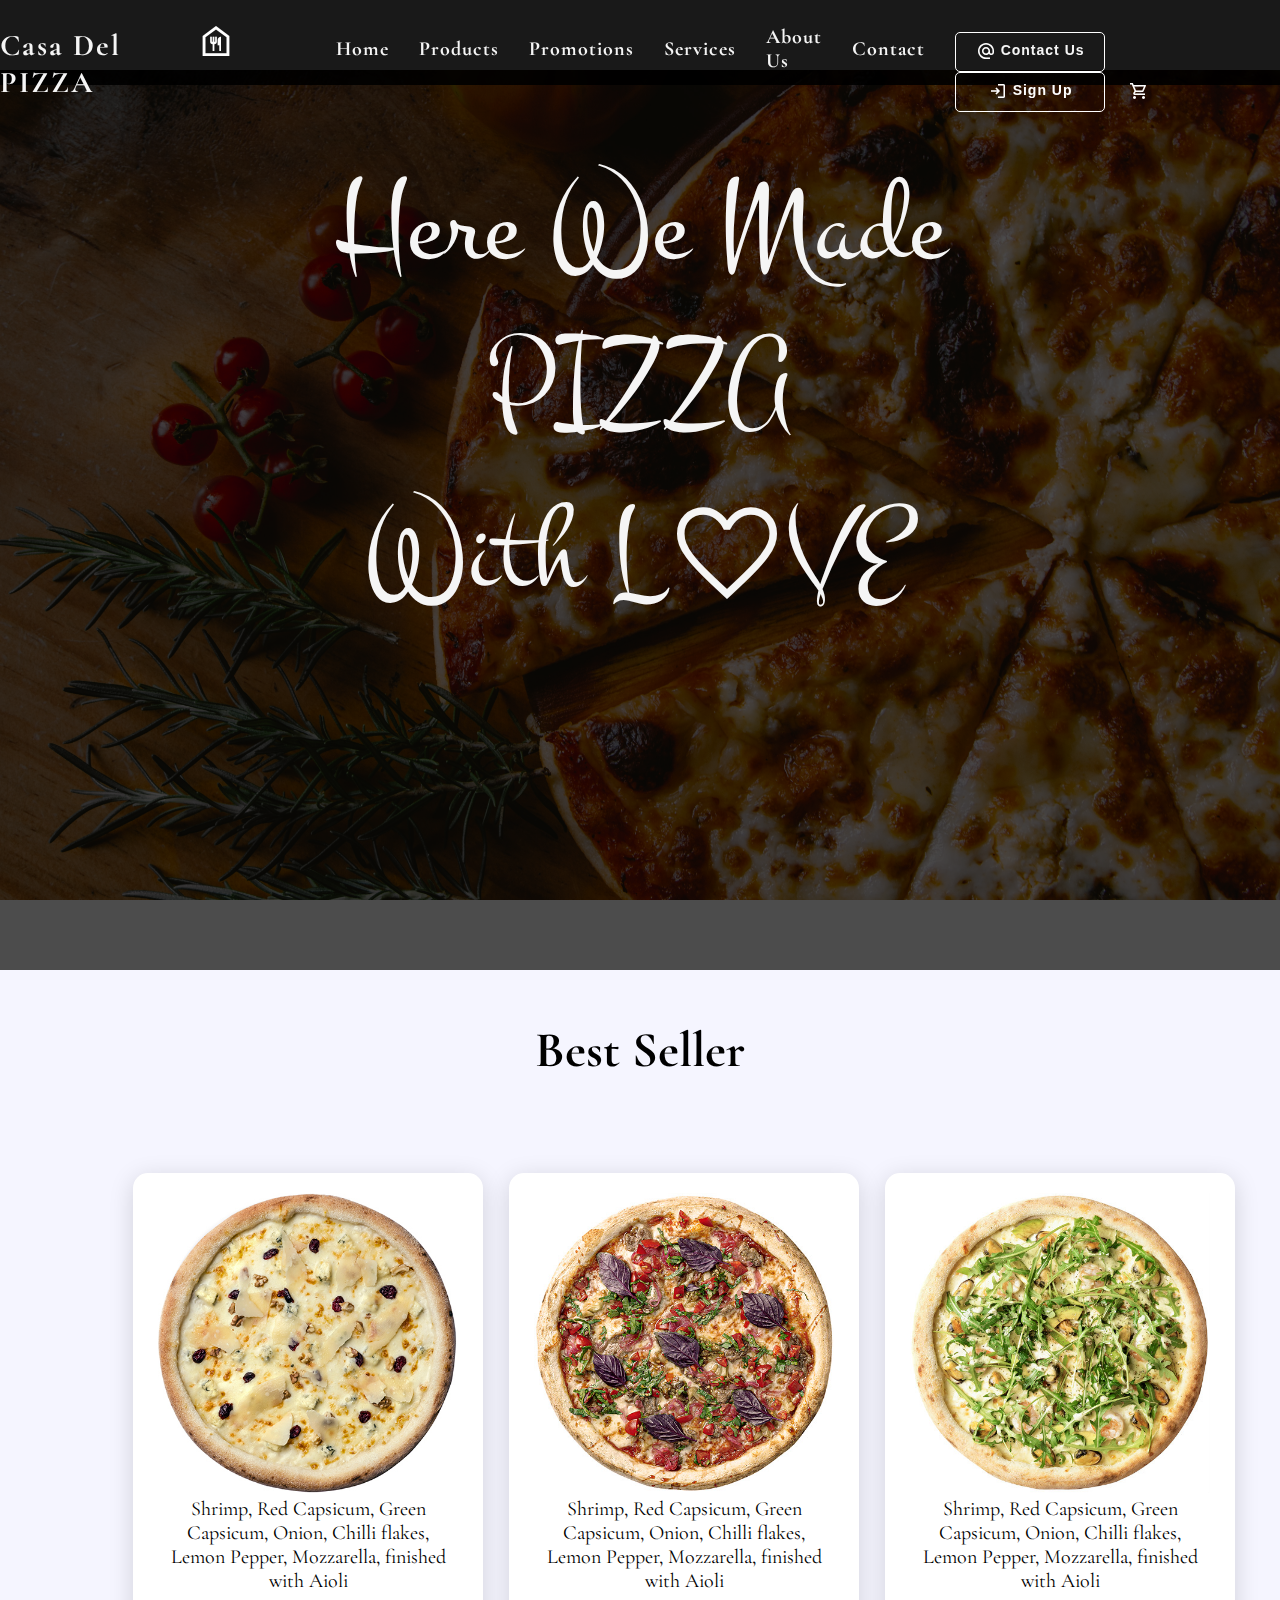
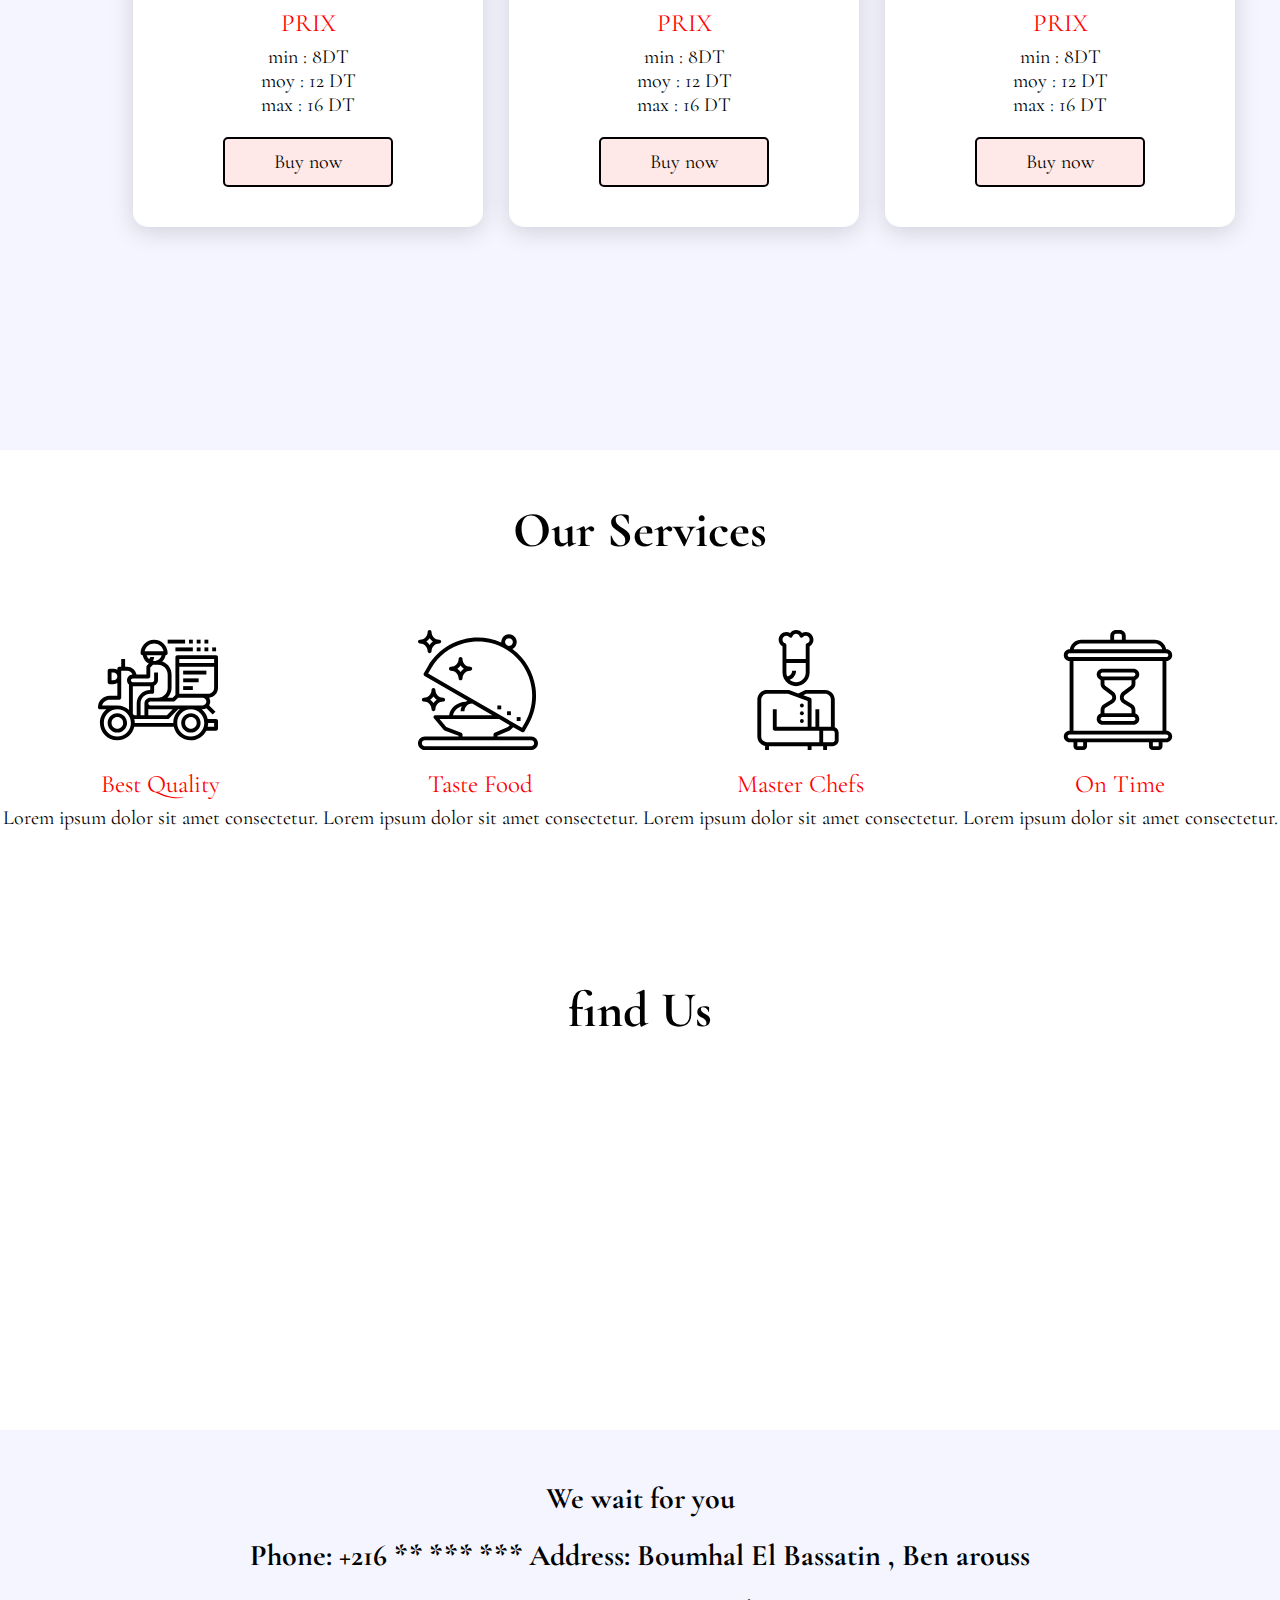
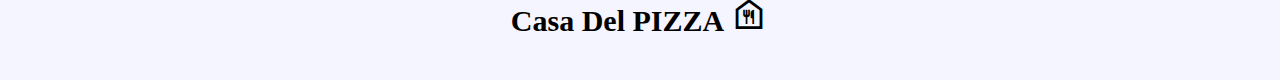
<file: index.html>
<!DOCTYPE html>
<html>
    <head>
        <meta charset="utf-8">
        <meta http-equiv="X-UA-Compatible" content="IE=edge">
        <title></title>
        <meta name="description" content="">
        <meta name="viewport" content="width=device-width, initial-scale=1">
        <link rel="stylesheet" href="index.css">
        <link rel="stylesheet" href="https://fonts.googleapis.com/css2?family=Material+Symbols+Outlined:opsz,wght,FILL,GRAD@20..48,100..700,0..1,-50..200" />
        <link rel="stylesheet" href="https://fonts.googleapis.com/css2?family=Material+Symbols+Outlined:opsz,wght,FILL,GRAD@20..48,100..700,0..1,-50..200" />
    </head>
    <body>
                    <!-- Home page -->
        <section class="header">
                <div class="top">
                    <div class="logo">
                        <p>Casa Del PIZZA</p><span class="material-symbols-outlined">
                            food_bank
                            </span>
                    </div>
                    <div class="links">
                        <a href="index.html">Home</a>
                        <a href="product.html">Products</a>
                        <a href="promotion.html">Promotions</a>
                        <a href="#service">Services</a>
                        <a href="#">About Us</a>
                        <a href="#">Contact</a>
                    </div>
                    <div class="sign">
                        <button><span class="material-symbols-outlined">
                            alternate_email
                            </span>Contact Us</button>
                        <button><a href="sign_up.html"><span class="material-symbols-outlined">
                            login
                            </span>Sign Up</a></button> 
                           <span class="material-symbols-outlined">
                        shopping_cart
                        </span>
                    </div>

            </div>
            <div class="acc_word">
            <p>Here We Made<br>PIZZA<br>With L<span class="material-symbols-outlined">
                favorite
                </span>VE</p>

            </div>

        </section>
            <!-- best_seller -->

        <section class="best_seller">
        
                <h1>Best Seller</h1>
            
            <div class="pizza">
            <div class="pizza2">
                <img src="img/pizza2.jpeg" alt="">
                <p>
                    Shrimp, Red Capsicum, Green Capsicum, Onion, Chilli flakes, Lemon
                    Pepper, Mozzarella, finished with Aioli
                </p>
                <ul>
                    <li class="prix">PRIX</li>
                    <li>min : 8DT</li>
                    <li>moy : 12 DT</li>
                    <li>max : 16 DT</li>

                </ul>
                <div class="buy">
                    <button>Buy now</button>
                </div>

            </div>

            <div class="pizza7">
                <img src="img/pizza7.jpeg" alt="">
                <p>
                    Shrimp, Red Capsicum, Green Capsicum, Onion, Chilli flakes, Lemon
                    Pepper, Mozzarella, finished with Aioli
                  </p>
                  <ul>
                    <li class="prix">PRIX</li>
                    <li>min : 8DT</li>
                    <li>moy : 12 DT</li>
                    <li>max : 16 DT</li>

                  </ul>
                  <div class="buy">
                    <button>Buy now</button>
                </div>            </div>
            <div class="pizza5">
                <img src="img/pizza5.jpeg" alt="">
                <p>
                    Shrimp, Red Capsicum, Green Capsicum, Onion, Chilli flakes, Lemon
                    Pepper, Mozzarella, finished with Aioli
                  </p>
                  <ul>
                    <li class="prix">PRIX</li>
                    <li>min : 8DT</li>
                    <li>moy : 12 DT</li>
                    <li>max : 16 DT</li>

                  </ul>
                  <div class="buy">
                    <button>Buy now</button>
                </div>
            </div>
            
  
        </section>

         <!-- Services -->

         <section class="Services" id="service">
            <h1>Our Services</h1>
            <div class="serv">
                <div class="ser ser1">
                    <img src="images/delivery.svg" alt="">
                    <ul>
                        <li class="prix">Best Quality</li>
                        <li>Lorem ipsum dolor sit amet consectetur.</li>
                    </ul>
                </div>
                <div class="ser ser2">
                    <img src="images/dish.svg" alt="">
                    <ul>
                        <li class="prix">Taste Food</li>
                        <li>Lorem ipsum dolor sit amet consectetur.</li>
                    </ul>
                </div>
                <div class="ser ser3">
                    <img src="images/chef.svg" alt="">
                    <ul>
                        <li class="prix">Master Chefs</li>
                        <li>Lorem ipsum dolor sit amet consectetur.</li>
                    </ul>
                </div>
                <div class="ser ser3">
                    <img src="images/rice-cooker.svg" alt="">
                    <ul>
                        <li class="prix">On Time</li>
                        <li>Lorem ipsum dolor sit amet consectetur.</li>
                    </ul>
                </div>
            </div>

         </section>
                  <!-- find Us -->

         <section>

         </section class="find_us">
         <div class="map">
         <h1>find Us</h1>
         <iframe src="https://www.google.com/maps/embed?pb=!1m18!1m12!1m3!1d25584.000118743472!2d10.261498160769651!3d36.72256087854333!2m3!1f0!2f0!3f0!3m2!1i1024!2i768!4f13.1!3m3!1m2!1s0x12fd485332cd0283%3A0x914eb0ff7e1a357b!2sBoumhel%20El%20Bassatine!5e0!3m2!1sfr!2stn!4v1658260060007!5m2!1sfr!2stn" width="600" height="450" style="border:0;" allowfullscreen="" loading="lazy" referrerpolicy="no-referrer-when-downgrade"></iframe>
        </div>

                  <!-- footer -->


        <footer>

            <div>
                <h1>We wait for you</h1>
                <h1> Phone: +216 **     ***     *** Address: Boumhal El Bassatin , Ben arouss</h1>

                <div class="by">
                    <p>Casa Del PIZZA</p><span class="material-symbols-outlined">
                        food_bank
                        </span>

                </div>

                    


            </div>
            <div class="social">
                
            </div>
        </footer>
        
        <script src="" async defer></script>
    </body>
</html>
</file>
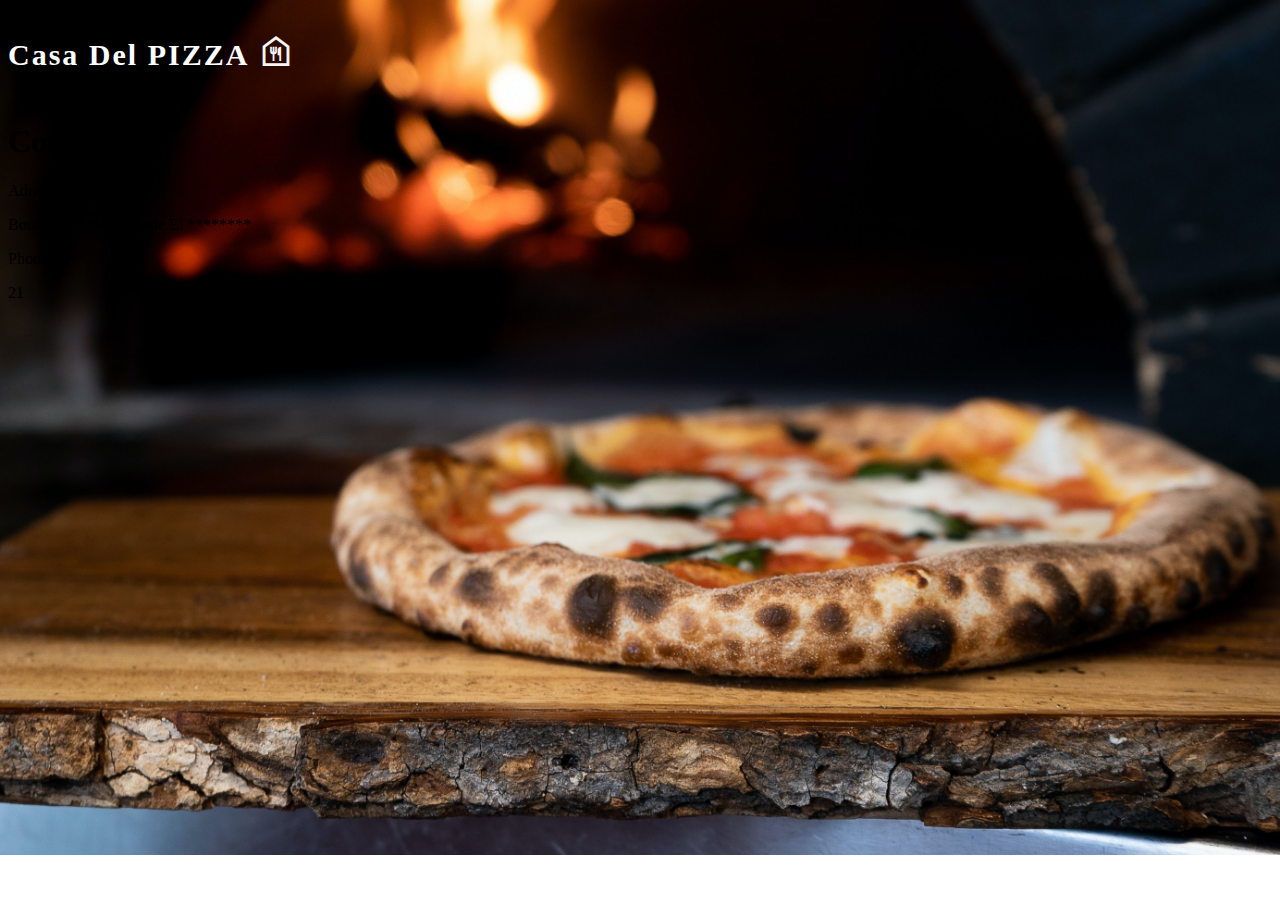
<file: contact_us.html>
<!DOCTYPE html>
<html lang="en">
<head>
    <meta charset="UTF-8">
    <meta http-equiv="X-UA-Compatible" content="IE=edge">
    <meta name="viewport" content="width=device-width, initial-scale=1.0">
    <title>Document</title>
    <link rel="stylesheet" href="https://fonts.googleapis.com/css2?family=Material+Symbols+Outlined:opsz,wght,FILL,GRAD@20..48,100..700,0..1,-50..200" />
        <link rel="stylesheet" href="https://fonts.googleapis.com/css2?family=Material+Symbols+Outlined:opsz,wght,FILL,GRAD@20..48,100..700,0..1,-50..200" />
        <link rel="stylesheet" href="contact_us.css">
</head>
<body>
    <div class="top">
            <div class="logo">
                <p><a href="index.html" class="home">Casa Del PIZZA</a></p><span class="material-symbols-outlined">
                    food_bank
                    </span>
            </div>
    

    <div class="cont">
        <h1>Contact Us</h1>
        <div class="info">
            <p>Adress</p>
            <p>Boumhal El bassatin rue El ********</p>
            <p>Phone</p>
            <p>21</p>

        </div>
        <div class="formulaire">

        </div>
    </div>
</body>
</html>
</file>
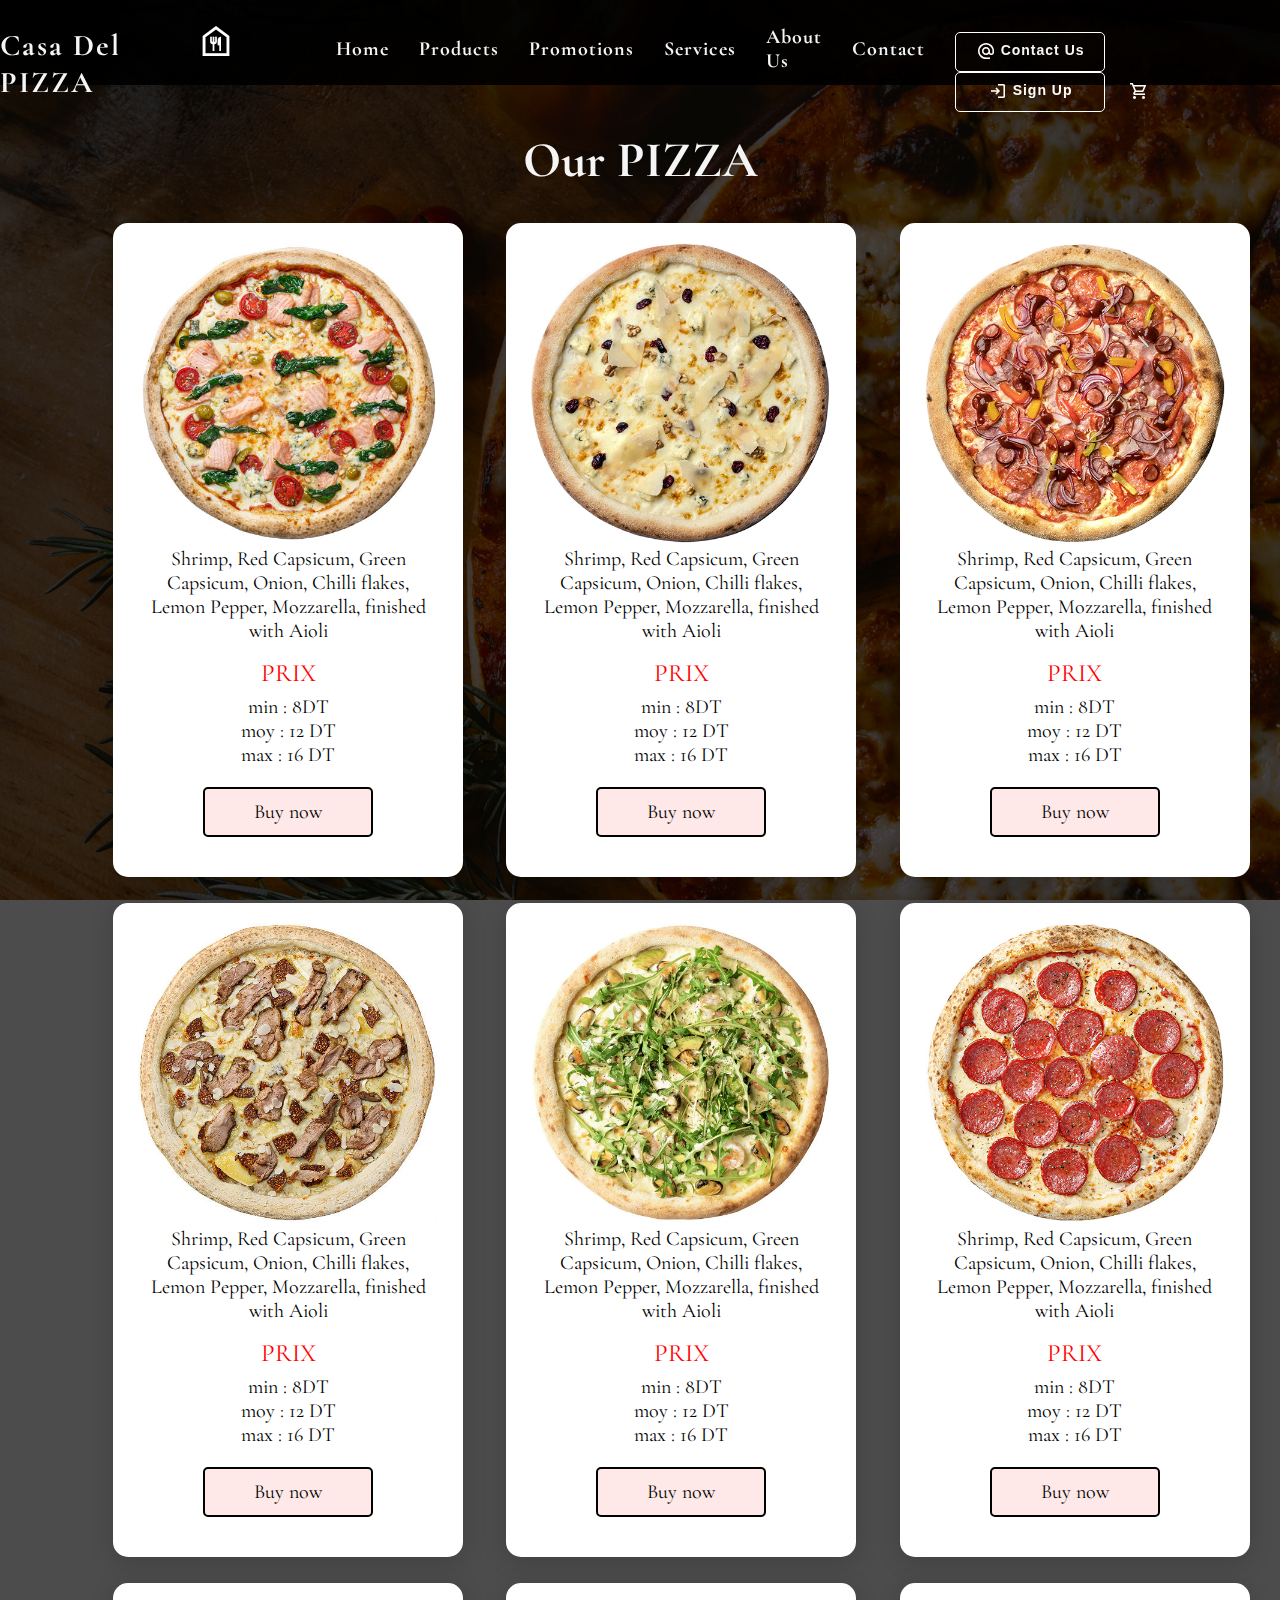
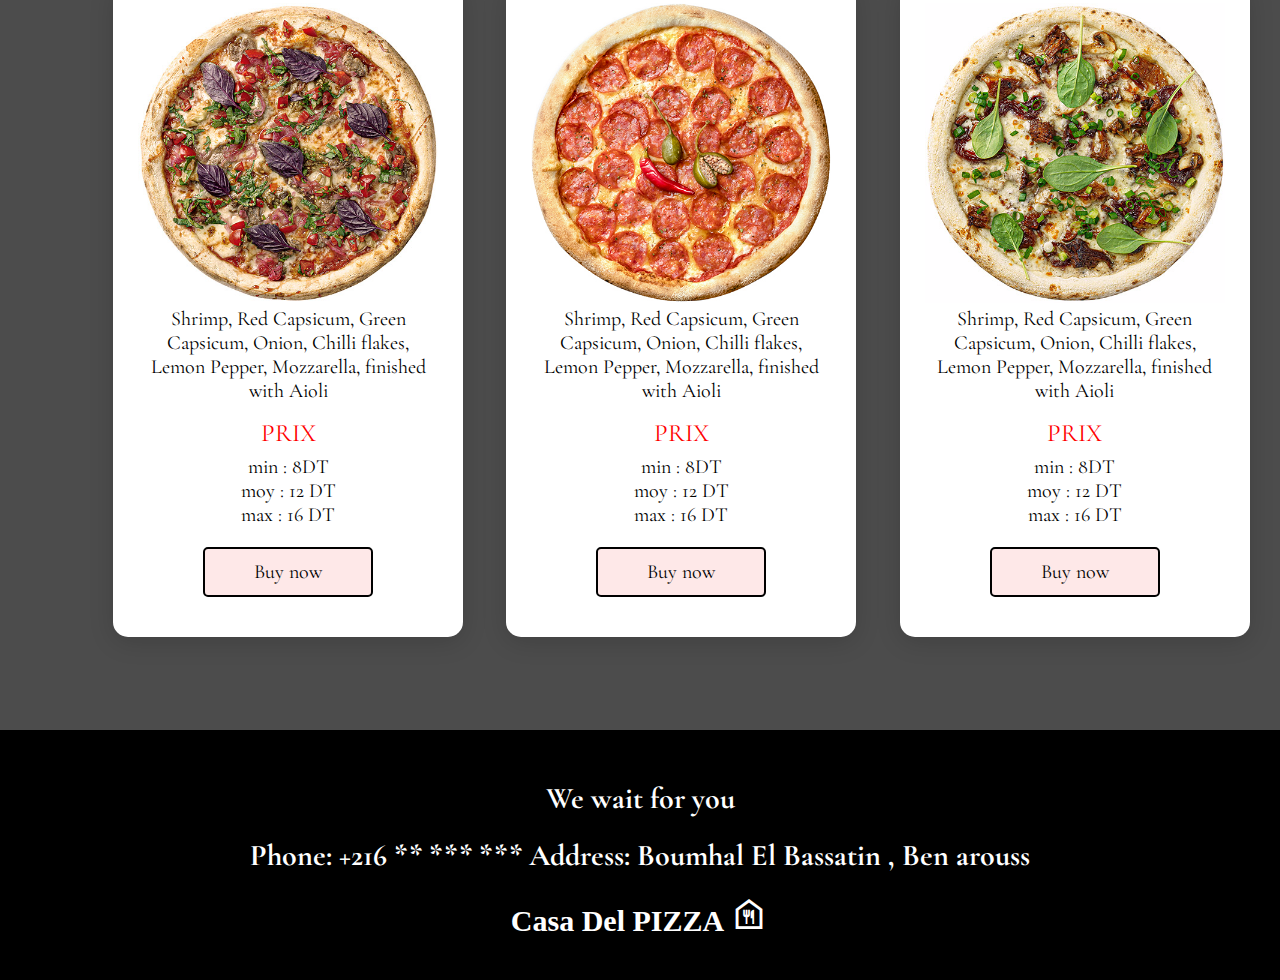
<file: product.html>
<!DOCTYPE html>
<html lang="en">
<head>
    <meta charset="UTF-8">
    <meta http-equiv="X-UA-Compatible" content="IE=edge">
    <meta name="viewport" content="width=device-width, initial-scale=1.0">
    <title>Document</title>
    <link rel="stylesheet" href="https://fonts.googleapis.com/css2?family=Material+Symbols+Outlined:opsz,wght,FILL,GRAD@20..48,100..700,0..1,-50..200" />
        <link rel="stylesheet" href="https://fonts.googleapis.com/css2?family=Material+Symbols+Outlined:opsz,wght,FILL,GRAD@20..48,100..700,0..1,-50..200" />
    <link rel="stylesheet" href="product.css">
</head>
<section class="header">
    <div class="top">
        <nav>
        <div class="logo">
            <p>Casa Del PIZZA</p><span class="material-symbols-outlined">
                food_bank
                </span>
        </div>
        <div class="links">
            <a href="#">Home</a>
            <a href="#">Products</a>
            <a href="#">Promotions</a>
            <a href="#">Services</a>
            <a href="#">About Us</a>
            <a href="#">Contact</a>
        </div>
        <div class="sign">
            <button><span class="material-symbols-outlined">
                alternate_email
                </span>Contact Us</button>
            <button><a href="sign_up.html"><span class="material-symbols-outlined">
                login
                </span>Sign Up</a></button> 
               <span class="material-symbols-outlined">
            shopping_cart
            </span>
        </div>
        </nav>
        <div class="best_seller">
        
            <h1>Our PIZZA</h1>
        
        <div class="pizza">
        <div class="pizza2">
            <img src="img/pizza1.jpeg" alt="">
            <p>
                Shrimp, Red Capsicum, Green Capsicum, Onion, Chilli flakes, Lemon
                Pepper, Mozzarella, finished with Aioli
            </p>
            <ul>
                <li class="prix">PRIX</li>
                <li>min : 8DT</li>
                <li>moy : 12 DT</li>
                <li>max : 16 DT</li>

            </ul>
            <div class="buy">
                <button>Buy now</button>
            </div>

        </div>

        <div class="pizza7">
            <img src="img/pizza2.jpeg" alt="">
            <p>
                Shrimp, Red Capsicum, Green Capsicum, Onion, Chilli flakes, Lemon
                Pepper, Mozzarella, finished with Aioli
              </p>
              <ul>
                <li class="prix">PRIX</li>
                <li>min : 8DT</li>
                <li>moy : 12 DT</li>
                <li>max : 16 DT</li>

              </ul>
              <div class="buy">
                <button>Buy now</button>
            </div>            </div>
        <div class="pizza5">
            <img src="img/pizza3.jpeg" alt="">
            <p>
                Shrimp, Red Capsicum, Green Capsicum, Onion, Chilli flakes, Lemon
                Pepper, Mozzarella, finished with Aioli
              </p>
              <ul>
                <li class="prix">PRIX</li>
                <li>min : 8DT</li>
                <li>moy : 12 DT</li>
                <li>max : 16 DT</li>

              </ul>
              <div class="buy">
                <button>Buy now</button>
            </div>
        </div>
        <div class="pizza7">
            <img src="img/pizza4.jpeg" alt="">
            <p>
                Shrimp, Red Capsicum, Green Capsicum, Onion, Chilli flakes, Lemon
                Pepper, Mozzarella, finished with Aioli
              </p>
              <ul>
                <li class="prix">PRIX</li>
                <li>min : 8DT</li>
                <li>moy : 12 DT</li>
                <li>max : 16 DT</li>

              </ul>
              <div class="buy">
                <button>Buy now</button>
            </div>            
        </div>
        <div class="pizza7">
            <img src="img/pizza5.jpeg" alt="">
            <p>
                Shrimp, Red Capsicum, Green Capsicum, Onion, Chilli flakes, Lemon
                Pepper, Mozzarella, finished with Aioli
              </p>
              <ul>
                <li class="prix">PRIX</li>
                <li>min : 8DT</li>
                <li>moy : 12 DT</li>
                <li>max : 16 DT</li>

              </ul>
              <div class="buy">
                <button>Buy now</button>
            </div>            
        </div>
        <div class="pizza7">
            <img src="img/pizza6.jpeg" alt="">
            <p>
                Shrimp, Red Capsicum, Green Capsicum, Onion, Chilli flakes, Lemon
                Pepper, Mozzarella, finished with Aioli
              </p>
              <ul>
                <li class="prix">PRIX</li>
                <li>min : 8DT</li>
                <li>moy : 12 DT</li>
                <li>max : 16 DT</li>

              </ul>
              <div class="buy">
                <button>Buy now</button>
            </div>            
        </div>
        <div class="pizza7">
            <img src="img/pizza7.jpeg" alt="">
            <p>
                Shrimp, Red Capsicum, Green Capsicum, Onion, Chilli flakes, Lemon
                Pepper, Mozzarella, finished with Aioli
              </p>
              <ul>
                <li class="prix">PRIX</li>
                <li>min : 8DT</li>
                <li>moy : 12 DT</li>
                <li>max : 16 DT</li>

              </ul>
              <div class="buy">
                <button>Buy now</button>
            </div>            
        </div>
        <div class="pizza7">
            <img src="img/pizza8.jpeg" alt="">
            <p>
                Shrimp, Red Capsicum, Green Capsicum, Onion, Chilli flakes, Lemon
                Pepper, Mozzarella, finished with Aioli
              </p>
              <ul>
                <li class="prix">PRIX</li>
                <li>min : 8DT</li>
                <li>moy : 12 DT</li>
                <li>max : 16 DT</li>

              </ul>
              <div class="buy">
                <button>Buy now</button>
            </div>            
        </div>
        <div class="pizza7">
            <img src="img/pizza9.jpeg" alt="">
            <p>
                Shrimp, Red Capsicum, Green Capsicum, Onion, Chilli flakes, Lemon
                Pepper, Mozzarella, finished with Aioli
              </p>
              <ul>
                <li class="prix">PRIX</li>
                <li>min : 8DT</li>
                <li>moy : 12 DT</li>
                <li>max : 16 DT</li>

              </ul>
              <div class="buy">
                <button>Buy now</button>
            </div>            
        </div>

        

        
</div>


</section>
<footer>

            <div>
                <h1>We wait for you</h1>
                <h1> Phone: +216 **     ***     *** Address: Boumhal El Bassatin , Ben arouss</h1>

                <div class="by">
                    <p>Casa Del PIZZA</p><span class="material-symbols-outlined">
                        food_bank
                        </span>

                </div>

                    


            </div>
        </footer>
    
</body>
</html>
</file>
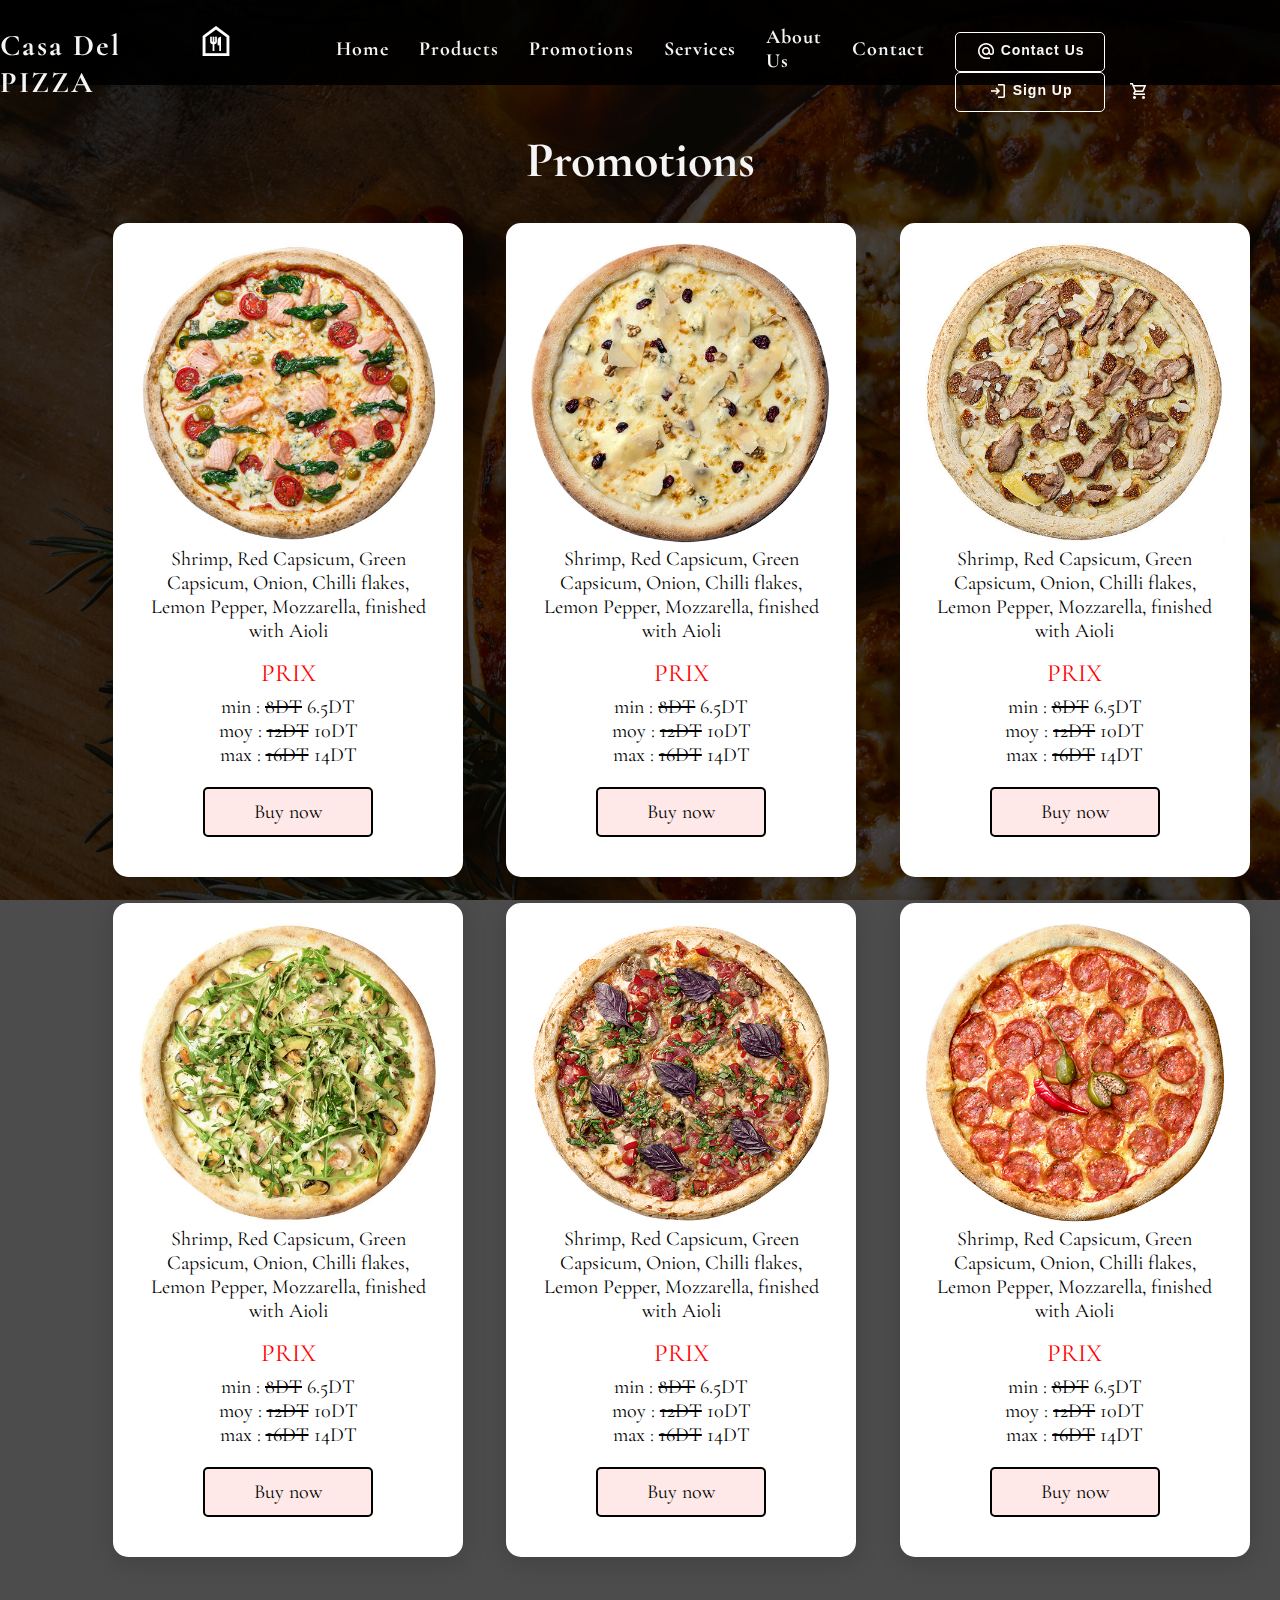
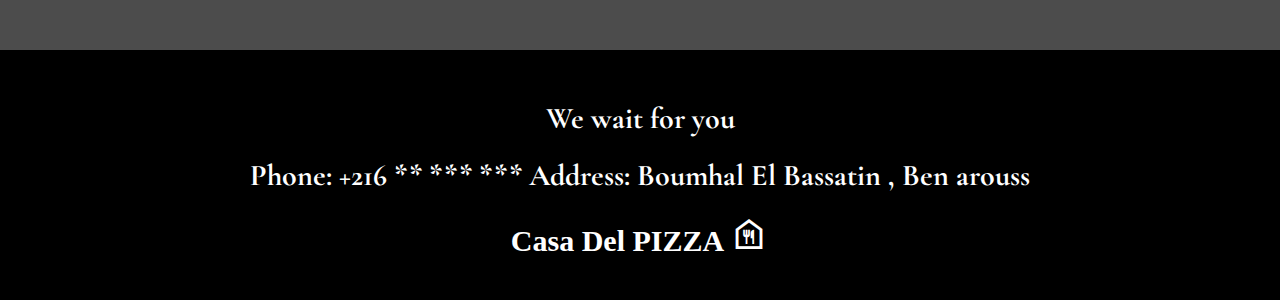
<file: promotion.html>
<!DOCTYPE html>
<html lang="en">
<head>
    <meta charset="UTF-8">
    <meta http-equiv="X-UA-Compatible" content="IE=edge">
    <meta name="viewport" content="width=device-width, initial-scale=1.0">
    <title>Document</title>
    <link rel="stylesheet" href="https://fonts.googleapis.com/css2?family=Material+Symbols+Outlined:opsz,wght,FILL,GRAD@20..48,100..700,0..1,-50..200" />
        <link rel="stylesheet" href="https://fonts.googleapis.com/css2?family=Material+Symbols+Outlined:opsz,wght,FILL,GRAD@20..48,100..700,0..1,-50..200" />
    <link rel="stylesheet" href="product.css">
</head>
<section class="header">
    <div class="top">
        <nav>
        <div class="logo">
            <p>Casa Del PIZZA</p><span class="material-symbols-outlined">
                food_bank
                </span>
        </div>
        <div class="links">
            <a href="#">Home</a>
            <a href="#">Products</a>
            <a href="#">Promotions</a>
            <a href="#">Services</a>
            <a href="#">About Us</a>
            <a href="#">Contact</a>
        </div>
        <div class="sign">
            <button><span class="material-symbols-outlined">
                alternate_email
                </span>Contact Us</button>
            <button><a href="sign_up.html"><span class="material-symbols-outlined">
                login
                </span>Sign Up</a></button> 
               <span class="material-symbols-outlined">
            shopping_cart
            </span>
        </div>
        </nav>
        <div class="best_seller">
        
            <h1>Promotions</h1>
        
        <div class="pizza">
        <div class="pizza2">
            <img src="img/pizza1.jpeg" alt="">
            <p>
                Shrimp, Red Capsicum, Green Capsicum, Onion, Chilli flakes, Lemon
                Pepper, Mozzarella, finished with Aioli
            </p>
            <ul>
                <li class="prix">PRIX</li>
                <li>min : <del>8DT</del> 6.5DT</li>
                <li>moy : <del>12DT</del> 10DT</li>
                <li>max : <del>16DT</del> 14DT</li>

            </ul>
            <div class="buy">
                <button>Buy now</button>
            </div>

        </div>

        <div class="pizza7">
            <img src="img/pizza2.jpeg" alt="">
            <p>
                Shrimp, Red Capsicum, Green Capsicum, Onion, Chilli flakes, Lemon
                Pepper, Mozzarella, finished with Aioli
              </p>
              <ul>
                <li class="prix">PRIX</li>
                <li>min : <del>8DT</del> 6.5DT</li>
                <li>moy : <del>12DT</del> 10DT</li>
                <li>max : <del>16DT</del> 14DT</li>

              </ul>
              <div class="buy">
                <button>Buy now</button>
            </div>            </div>

            
        <div class="pizza7">
            <img src="img/pizza4.jpeg" alt="">
            <p>
                Shrimp, Red Capsicum, Green Capsicum, Onion, Chilli flakes, Lemon
                Pepper, Mozzarella, finished with Aioli
              </p>
              <ul>
                <li class="prix">PRIX</li>
                <li>min : <del>8DT</del> 6.5DT</li>
                <li>moy : <del>12DT</del> 10DT</li>
                <li>max : <del>16DT</del> 14DT</li>
              </ul>
              <div class="buy">
                <button>Buy now</button>
            </div>            
        </div>
        <div class="pizza7">
            <img src="img/pizza5.jpeg" alt="">
            <p>
                Shrimp, Red Capsicum, Green Capsicum, Onion, Chilli flakes, Lemon
                Pepper, Mozzarella, finished with Aioli
              </p>
              <ul>
                <li class="prix">PRIX</li>
                <li>min : <del>8DT</del> 6.5DT</li>
                <li>moy : <del>12DT</del> 10DT</li>
                <li>max : <del>16DT</del> 14DT</li>

              </ul>
              <div class="buy">
                <button>Buy now</button>
            </div>            
        </div>

        <div class="pizza7">
            <img src="img/pizza7.jpeg" alt="">
            <p>
                Shrimp, Red Capsicum, Green Capsicum, Onion, Chilli flakes, Lemon
                Pepper, Mozzarella, finished with Aioli
              </p>
              <ul>
                <li class="prix">PRIX</li>
                <li>min : <del>8DT</del> 6.5DT</li>
                <li>moy : <del>12DT</del> 10DT</li>
                <li>max : <del>16DT</del> 14DT</li>

              </ul>
              <div class="buy">
                <button>Buy now</button>
            </div>            
        </div>
        <div class="pizza7">
            <img src="img/pizza8.jpeg" alt="">
            <p>
                Shrimp, Red Capsicum, Green Capsicum, Onion, Chilli flakes, Lemon
                Pepper, Mozzarella, finished with Aioli
              </p>
              <ul>
                <li class="prix">PRIX</li>
                <li>min : <del>8DT</del> 6.5DT</li>
                <li>moy : <del>12DT</del> 10DT</li>
                <li>max : <del>16DT</del> 14DT</li>

              </ul>
              <div class="buy">
                <button>Buy now</button>
            </div>            
        </div>
           
        </div>

        

        
</div>


</section>
<footer>

            <div>
                <h1>We wait for you</h1>
                <h1> Phone: +216 **     ***     *** Address: Boumhal El Bassatin , Ben arouss</h1>

                <div class="by">
                    <p>Casa Del PIZZA</p><span class="material-symbols-outlined">
                        food_bank
                        </span>

                </div>

                    


            </div>
        </footer>
    
</body>
</html>
</file>
<file: index.css>
@import url('https://fonts.googleapis.com/css2?family=Cairo:wght@300;600&family=MonteCarlo&family=Montez&family=Montserrat+Subrayada&family=Montserrat:wght@100&family=Share+Tech+Mono&family=Source+Sans+Pro:wght@200;400&display=swap');
@import url('https://fonts.googleapis.com/css2?family=Cairo:wght@300;600&family=Cormorant+Garamond:wght@300&family=Edu+QLD+Beginner&family=MonteCarlo&family=Montez&family=Montserrat+Alternates:ital,wght@1,300&family=Montserrat+Subrayada&family=Montserrat:wght@100&family=Share+Tech+Mono&family=Source+Sans+Pro:wght@200;400&display=swap');
*{
    padding: 0;
    margin: 0;
    scroll-behavior: smooth;
}
.header{
    /* background-image: url(img/header_background.jpg);
    background-repeat: no-repeat;
    background-size: cover;
    background-attachment: fixed;
    background-color: rgba(0, 0, 0, 0.8);
    backdrop-filter: blur(8px);*/
    width: 100%;
    height: 100vh;
    background-image: url(img/ivan-torres-MQUqbmszGGM-unsplash.jpg);
    background-size: cover;
    background-position: center;
    background-attachment: fixed;    
    background-blend-mode: darken;
    background-color: rgba(0, 0, 0, 0.7);
}
.top{
    display: flex;
    justify-content: space-around;
    padding-top: 15px;
    background-color: rgba(0, 0, 0, 0.9);
    height: 70px;
    align-items: baseline;
    font-family: 'Cormorant Garamond', serif;
    position: fixed;
    width: 100%;
    top: 0px;  
    z-index: 1000;



}
.logo{
    display: flex;
    align-items: baseline;
    cursor: pointer;
    color: #f5f5f5;
    
}
.logo p{
    font-size: 30px;
    font-weight: bold;
    letter-spacing: 2px;
}
.logo span {
    font-size: 40px;
    transform: translateY(6px);
    margin-left: 7px;

}

.links{

    display: flex;
    justify-content: center;
    align-items: center;
    margin-left: 100px;
}
.links a{
    margin-right: 30px;
    font-weight: 800;
    text-decoration: none;
    font-size: 20px;
    color: #f5f5f5;
    transition: 0.7s ease;
    letter-spacing: 1px;
    




}
.links a:hover{
    transform: scale(1.2);
    text-decoration: underline;
}

.sign button{
    width: 150px;
    height: 40px;
    margin-right: 20px;
    border: 1px white solid;
    border-radius: 5px;
    font-size: 14px;
    font-weight: bold;
    cursor: pointer;
    background-color: transparent;
    color: #f5f5f5;
    letter-spacing: 1px;
    padding-bottom: 10px;
    transition: 00.5s ease;


}
.sign button:hover{
    box-shadow: 5px 5px 25px rgba(255,255,255, 0.5);
    transform: scale(1.1);


}
.sign span{
    font-size: 20px;
    transform: translateY(6px);
    margin-right: 5px;
}
.acc_word{
    color: #f5f5f5;
    font-size: 120px;
    font-family: 'Montez', cursive;
    display: flex;
    margin: 70px 80px;
    text-align: center;
    display: flex;
    justify-content: space-around;
    align-items: center;
    letter-spacing: 1px;
    padding-top: 80px;
}
.acc_word span{
    color: #f5f5f5;
    font-size: 120px;
    transform: translateY(30px);

}
.best_seller{
    background-color: #f5f5ff;
    height: 120vh;

}
.pizza{
    display: grid;
    grid-template-columns: repeat(3 , 1fr);
    margin: 80px 120px ;
}
.pizza img{
    width: 300px;
    height: 300px;

}
.best_seller p{
    text-align: center;
    font-family: 'Cormorant Garamond', serif;
    font-size: 20px;

}
h1{
    font-size: 50px;
    margin-bottom: 20px;
    text-align: center;
    padding-top: 50px;
    font-family: 'Cormorant Garamond', serif;
    font-weight: 800;

}
.pizza2 , .pizza7, .pizza5{

    box-shadow: 0 5px 25px rgba(1 1 1 / 15%);
    padding: 20px 25px 40px 25px ;
    margin: 13px;
    border-radius: 15px;
    width: 300px;
    background-color: #fff;

}
ul{
    margin-top: 15px;
    list-style: none;
    text-align: center;
    font-family: 'Cormorant Garamond', serif;
    font-size: 20px;

    
}
.prix{
    color: red;
    font-size: 25px;
    margin-bottom: 7px;
}
.pizza button{
    font-size: 20px;
    width: 170px;
    height: 50px;
    border: 2px solid black;
    background-color: rgba(244, 29, 29, 0.1);
    border-radius: 5px;
    font-family: 'Cormorant Garamond', serif;

    
}
.buy{
    display: flex;
    margin-top: 20px;
    justify-content: center;
    cursor: pointer;
    
}
.pizza button:hover{
    box-shadow: inset 0px 5px 10px rgba(198, 26, 26, 0.5);

}

.serv{
    display: flex;
    justify-content: space-around;
    align-items: center;
    margin-top: 70px;
    margin-bottom: 100px;


}
.serv img{
    height: 120px;
    width: 150px;
    margin-left: 80px;
}
.map{
    width: 100%;
    height: 500px;
    display: flex;
    justify-content: center;
    align-items: center;
    flex-direction: column;

  
}
iframe{
    width: 80%;
    height: 500px;
    margin-bottom: 100px;
}
footer{
    background-color: #f5f5ff;
    height: 250px;
    
}
footer h1{
    font-size: 30px;
    margin-bottom: -30px;
}
.by{
    display: flex;
    justify-content: center;
    font-size: 30px;
    font-weight: bolder;
    margin-top: 60px;
}
.material-symbols-outlined{
    color: #fff;
}
.by span{
    color: black;
    font-size: 40px;
    transform: translateY(-10px);
    margin-left: 5px;

}
a{
    color: #fff;
    text-decoration: none;
}
</file>
<file: contact_us.css>
@import url('https://fonts.googleapis.com/css2?family=Cairo:wght@300;600&family=MonteCarlo&family=Montez&family=Montserrat+Subrayada&family=Montserrat:wght@100&family=Share+Tech+Mono&family=Source+Sans+Pro:wght@200;400&display=swap');
@import url('https://fonts.googleapis.com/css2?family=Cairo:wght@300;600&family=Cormorant+Garamond:wght@300&family=Edu+QLD+Beginner&family=MonteCarlo&family=Montez&family=Montserrat+Alternates:ital,wght@1,300&family=Montserrat+Subrayada&family=Montserrat:wght@100&family=Share+Tech+Mono&family=Source+Sans+Pro:wght@200;400&display=swap');    
body{
    background-image: url(img/nik-owens-40OJLYVWeeM-unsplash.jpg);
    background-size: cover;
    background-repeat: no-repeat;
}    

    


.logo{
    display: flex;
    align-items: baseline;
    cursor: pointer;
    color: #f5f5f5;
    
}
.logo p{
    font-size: 30px;
    font-weight: bold;
    letter-spacing: 2px;
}
.logo span {
    font-size: 40px;
    transform: translateY(6px);
    margin-left: 7px;

}
.home{
    color: white;
    text-decoration: none;
}
</file>
<file: product.css>
@import url('https://fonts.googleapis.com/css2?family=Cairo:wght@300;600&family=MonteCarlo&family=Montez&family=Montserrat+Subrayada&family=Montserrat:wght@100&family=Share+Tech+Mono&family=Source+Sans+Pro:wght@200;400&display=swap');
@import url('https://fonts.googleapis.com/css2?family=Cairo:wght@300;600&family=Cormorant+Garamond:wght@300&family=Edu+QLD+Beginner&family=MonteCarlo&family=Montez&family=Montserrat+Alternates:ital,wght@1,300&family=Montserrat+Subrayada&family=Montserrat:wght@100&family=Share+Tech+Mono&family=Source+Sans+Pro:wght@200;400&display=swap');
*{
    padding: 0;
    margin: 0;
    scroll-behavior: smooth;
}

body{
    width: 100%;
    height: 100vh;
    background-image: url(img/ivan-torres-MQUqbmszGGM-unsplash.jpg);
    background-size: cover;
    background-attachment: fixed;
    background-repeat: no-repeat;
    background-blend-mode: darken;
    background-color: rgba(0, 0, 0, 0.7); 
}
nav{
    display: flex; 
    justify-content: space-around;
    padding-top: 15px;
    background-color: rgba(0, 0, 0, 0.9);
    height: 70px;
    align-items: baseline;
    font-family: 'Cormorant Garamond', serif;
    position: fixed;
    width: 100%;
    top: 0px;  
    z-index: 1000;

}

.logo{
    display: flex;
    align-items: baseline;
    cursor: pointer;
    color: #f5f5f5;
    
}
.logo p{
    font-size: 30px;
    font-weight: bold;
    letter-spacing: 2px;
}
.logo span {
    font-size: 40px;
    transform: translateY(6px);
    margin-left: 7px;

}

.links{

    display: flex;
    justify-content: center;
    align-items: center;
    margin-left: 100px;
}
.links a{
    margin-right: 30px;
    font-weight: 800;
    text-decoration: none;
    font-size: 20px;
    color: #f5f5f5;
    transition: 0.7s ease;
    letter-spacing: 1px;
}
a{
    color: #fff;
    text-decoration: none;
}
.links a:hover{
    transform: scale(1.2);
    text-decoration: underline;
}

.sign button{
    width: 150px;
    height: 40px;
    margin-right: 20px;
    border: 1px white solid;
    border-radius: 5px;
    font-size: 14px;
    font-weight: bold;
    cursor: pointer;
    background-color: transparent;
    color: #f5f5f5;
    letter-spacing: 1px;
    padding-bottom: 10px;
    transition: 00.5s ease;


}
.sign button:hover{
    box-shadow: 5px 5px 25px rgba(255,255,255, 0.5);
    transform: scale(1.1);


}
.sign span{
    font-size: 20px;
    transform: translateY(6px);
    margin-right: 5px;
}
.best_seller{
    background-color: transparent;
    padding: 80px 0px;

}
.pizza{
    display: grid;
    grid-template-columns: repeat(3 , 1fr);
    margin-left: 100px;

}
.pizza img{
    width: 300px;
    height: 300px;

}
.best_seller p{
    text-align: center;
    font-family: 'Cormorant Garamond', serif;
    font-size: 20px;

}
.best_seller h1{
    color: #f5f5f5;
}
h1{
    font-size: 50px;
    margin-bottom: 20px;
    text-align: center;
    padding-top: 50px;
    font-family: 'Cormorant Garamond', serif;
    font-weight: 800;


}
.pizza2 , .pizza7, .pizza5{

    box-shadow: 0 5px 25px rgba(1 1 1 / 15%);
    padding: 20px 25px 40px 25px ;
    margin: 13px;
    border-radius: 15px;
    width: 300px;
    background-color: #fff;

}
ul{
    margin-top: 15px;
    list-style: none;
    text-align: center;
    font-family: 'Cormorant Garamond', serif;
    font-size: 20px;

    
}
.prix{
    color: red;
    font-size: 25px;
    margin-bottom: 7px;
}
.pizza button{
    font-size: 20px;
    width: 170px;
    height: 50px;
    border: 2px solid black;
    background-color: rgba(244, 29, 29, 0.1);
    border-radius: 5px;
    font-family: 'Cormorant Garamond', serif;

    
}
.buy{
    display: flex;
    margin-top: 20px;
    justify-content: center;
    cursor: pointer;
    
}
.pizza button:hover{
    box-shadow: inset 0px 5px 10px rgba(198, 26, 26, 0.5);

}
footer{
    background-color: #000;
    height: 250px;
    
}
footer h1{
    font-size: 30px;
    margin-bottom: -30px;
    color: white;
}
.by{
    display: flex;
    justify-content: center;
    font-size: 30px;
    font-weight: bolder;
    margin-top: 60px;
    color: #fff;
}
.material-symbols-outlined{
    color: #fff;
}
.by span{
    color: white;
    font-size: 40px;
    transform: translateY(-10px);
    margin-left: 5px;
}
</file>
